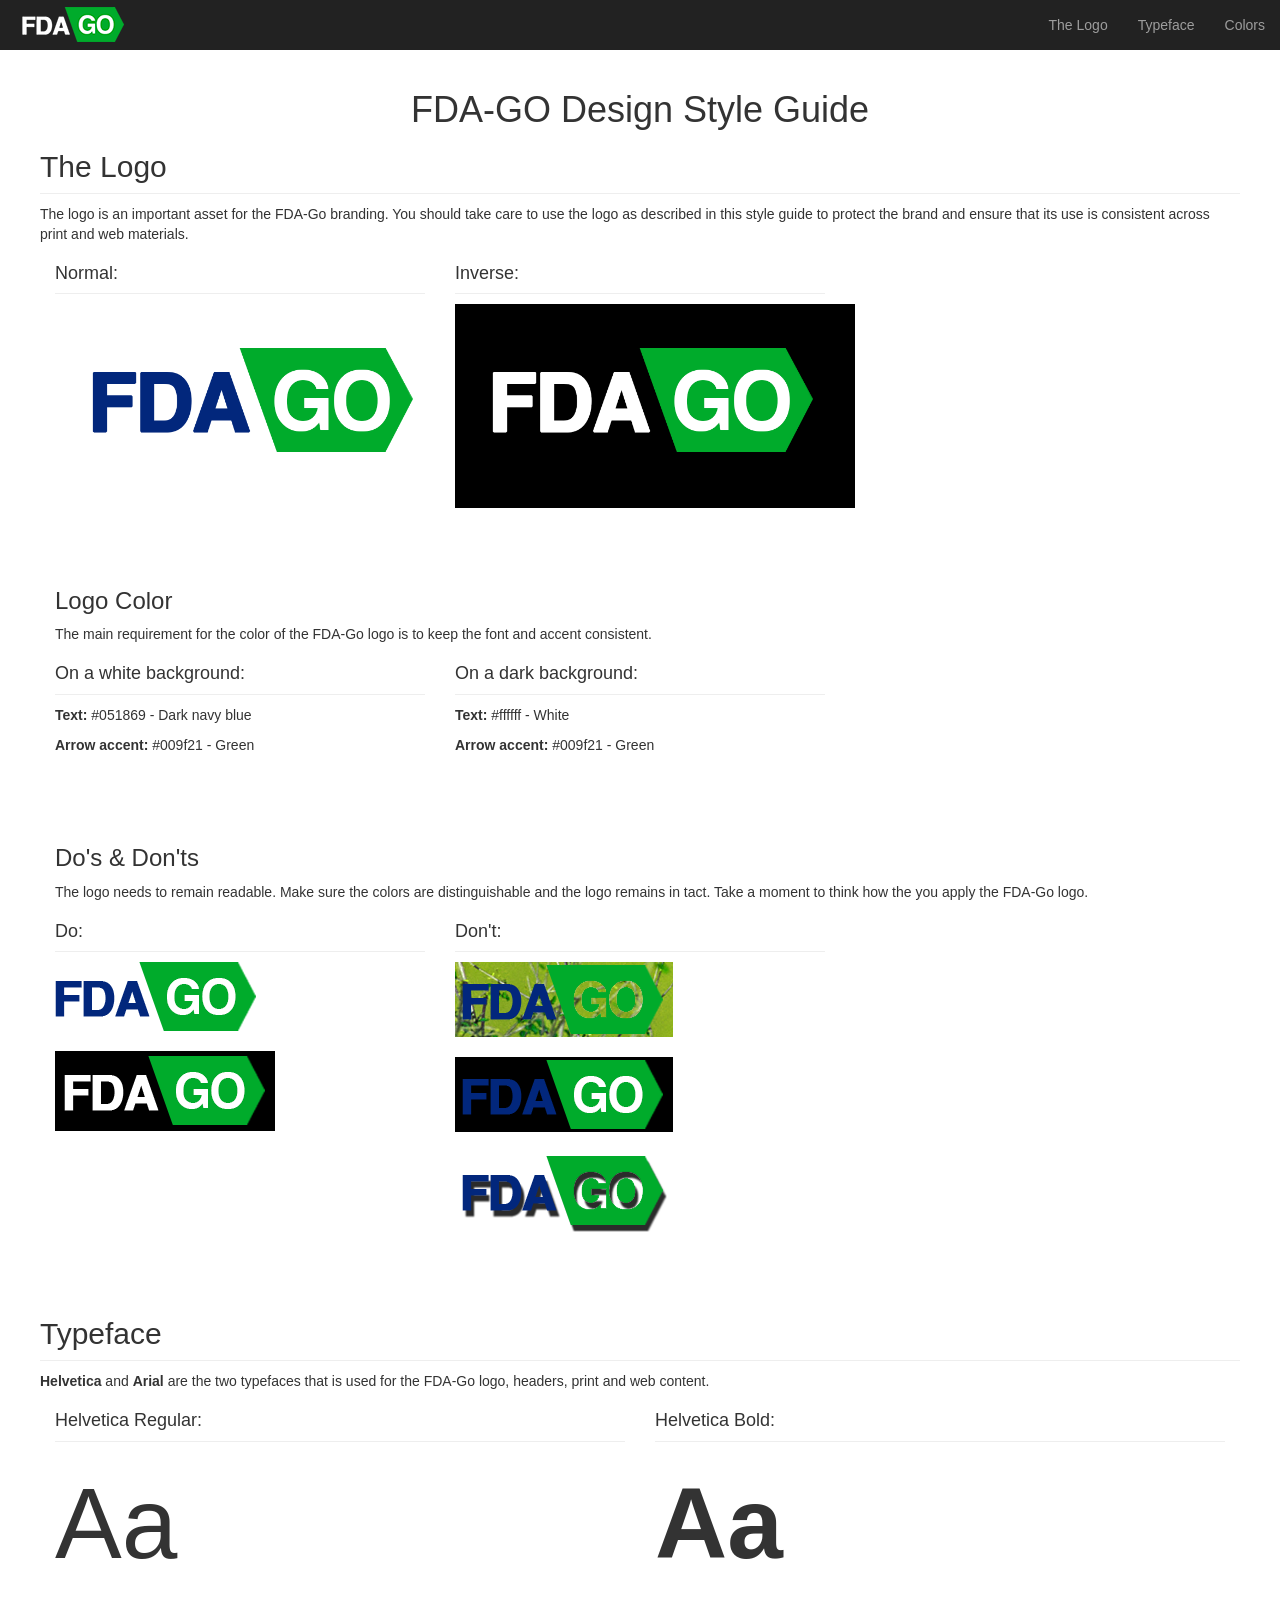
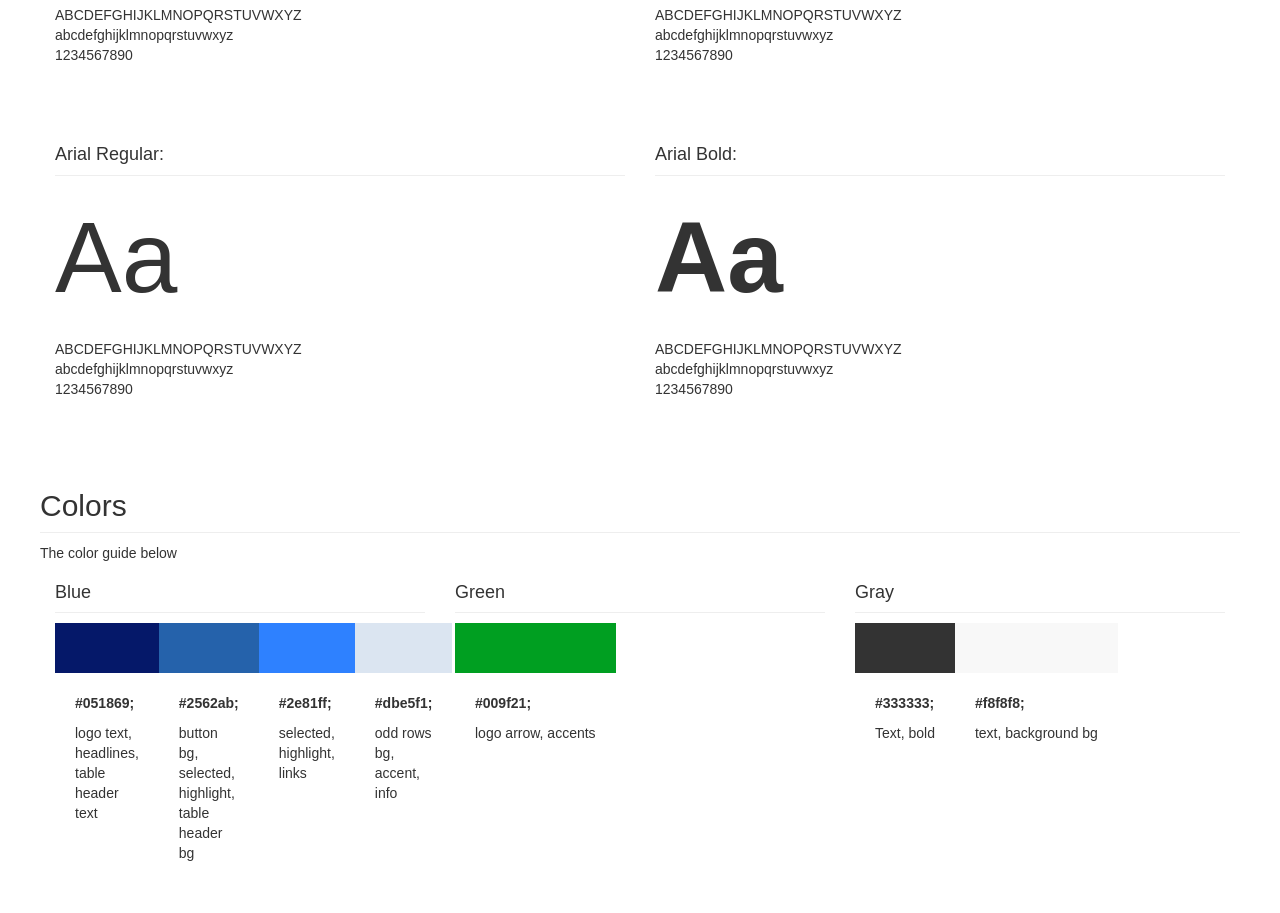
<file: style-guide/index.html>
<!DOCTYPE html>
<html lang="en">
  <head>
    <meta charset="utf-8">
    <meta http-equiv="X-UA-Compatible" content="IE=edge">
    <meta name="viewport" content="width=device-width, initial-scale=1">
    <!-- The above 3 meta tags *must* come first in the head; any other head content must come *after* these tags -->
    <meta name="description" content="">
    <meta name="author" content="">
    <link rel="icon" href="./images/favicon.ico">

    <title>FDA-GO Style Guide</title>

    <!-- Bootstrap core CSS -->
    <link href="./lib/bootstrap/css/bootstrap.min.css" rel="stylesheet">

    <!-- Custom styles for this template -->
    <link href="./styles/dashboard.css" rel="stylesheet">

    <!-- Just for debugging purposes. Don't actually copy these 2 lines! -->
    <!--[if lt IE 9]><script src="../../assets/js/ie8-responsive-file-warning.js"></script><![endif]-->
    <script src="./scripts/ie-emulation-modes-warning.js"></script>

    <!-- HTML5 shim and Respond.js for IE8 support of HTML5 elements and media queries -->
    <!--[if lt IE 9]>
      <script src="https://oss.maxcdn.com/html5shiv/3.7.2/html5shiv.min.js"></script>
      <script src="https://oss.maxcdn.com/respond/1.4.2/respond.min.js"></script>
    <![endif]-->
  </head>

  <body>

    <nav class="navbar navbar-inverse navbar-fixed-top">
      <div class="container-fluid">
        <div class="navbar-header">
          <button type="button" class="navbar-toggle collapsed" data-toggle="collapse" data-target="#navbar" aria-expanded="false" aria-controls="navbar">
            <span class="sr-only">Toggle navigation</span>
            <span class="icon-bar"></span>
            <span class="icon-bar"></span>
            <span class="icon-bar"></span>
          </button>
          <a class="navbar-brand" href="#">
            <img src="./images/fda-go-logo-s-white.png" alt="FDA Go" />
          </a>
        </div>
        <div id="navbar" class="navbar-collapse collapse">
          <ul class="nav navbar-nav navbar-right">
            <li><a href="#logo">The Logo</a></li>
            <li><a href="#settings">Typeface</a></li>
            <li><a href="#colors">Colors</a></li>
          </ul>
        </div>
      </div>
    </nav>

    <div class="container-fluid">
      <div class="row main">
        <h1 class="center">FDA-GO Design Style Guide</h1>
        <div id="logo" >
          <h2 class="sub-header">The Logo</h2>

          <p>The logo is an important asset for the FDA-Go branding. You should take care to use the logo as described in this style guide to protect the brand and ensure that its use is consistent across print and web materials.</p>

          <div class="container-fluid">
            <div class="row">
              <div class="col-xs-12 col-md-4">
                <h4 class="sub-header">Normal:</h4>
                <img src="./images/fda-go-logo-xl.png" width="400px"/>
              </div>
              <div class="col-xs-6 col-md-4">
              <h4 class="sub-header">Inverse:</h4>
                <img src="./images/fda-go-logo-xl-inverse.png" width="400px"/>
              </div>
            </div><br><br><br>
            <h3>Logo Color</h3>
            <p>The main requirement for the color of the FDA-Go logo is to keep the font and accent consistent.
             <div class="row">
              <div class="col-xs-12 col-md-4">
                <h4 class="sub-header success">On a white background:</h4>
                <p><strong>Text:</strong> #051869 - Dark navy blue</p>
                <p><strong>Arrow accent:</strong> #009f21 - Green</p>
              </div>
              <div class="col-xs-6 col-md-4">
                <h4 class="sub-header error">On a dark background:</h4>
                <p><strong>Text:</strong> #ffffff - White</p>
                <p><strong>Arrow accent:</strong> #009f21 - Green</p>
              </div>
            </div><br><br><br>

            <h3>Do's &amp; Don'ts</h3>
            <p>The logo needs to remain readable. Make sure the colors are distinguishable and the logo remains in tact. Take a moment to think how the you apply the FDA-Go logo. <p>
            <div class="row">
              <div class="col-xs-12 col-md-4">
                <h4 class="sub-header success">Do:</h4>
                <img src="./images/fda-go-logo-l.png"/><br><br>
                <img src="./images/fda-go-logo-l-inverse.png"/>
              </div>
              <div class="col-xs-6 col-md-4">
              <h4 class="sub-header error">Don't:</h4>
                <img src="./images/dont-fda-go-logo-l.png"/><br><br>
                <img src="./images/dont-fda-go-logo-l-inverse.png"/><br><br>
                <img src="./images/dont-fda-go-logo-l-2.png"/>
              </div>
            </div>
          </div></div><br><br><br>


          <div id="settings">
            <h2 class="sub-header">Typeface</h2>
            <p><strong>Helvetica</strong> and <strong>Arial</strong> are the two typefaces that is used for the FDA-Go logo, headers, print and web content.</p>

            <div class="container-fluid">
              <div class="row">
                <div class="col-xs-12 col-md-6">
                  <h4 class="sub-header">Helvetica Regular:</h4>
                  <div class="type-h-reg">
                    <p><span>Aa</span></p>
                    <p>ABCDEFGHIJKLMNOPQRSTUVWXYZ<br>
                      abcdefghijklmnopqrstuvwxyz<br>
                      1234567890</p>
                  </div>
                </div>
                <div class="col-xs-6 col-md-6">
                  <h4 class="sub-header">Helvetica Bold:</h4>
                  <div class="type-h-bold">
                    <p><span>Aa</span></p>
                    <p>ABCDEFGHIJKLMNOPQRSTUVWXYZ<br>
                      abcdefghijklmnopqrstuvwxyz<br>
                      1234567890</p>
                  </div>
                </div>
              </div>

              <br><br><br>
              <div class="row">
                <div class="col-xs-12 col-md-6">
                  <h4 class="sub-header">Arial Regular:</h4>
                  <div class="type-a-reg">
                    <p><span>Aa</span></p>
                    <p>ABCDEFGHIJKLMNOPQRSTUVWXYZ<br>
                      abcdefghijklmnopqrstuvwxyz<br>
                      1234567890</p>
                  </div>
                </div>
                <div class="col-xs-6 col-md-6">
                  <h4 class="sub-header">Arial Bold:</h4>
                  <div class="type-a-bold">
                    <p><span>Aa</span></p>
                    <p>ABCDEFGHIJKLMNOPQRSTUVWXYZ<br>
                      abcdefghijklmnopqrstuvwxyz<br>
                      1234567890</p>
                  </div>
                </div>
              </div>
            </div>
          </div><br><br><br>

          <div id="colors">
            <h2 class="sub-header">Colors</h2>
            <p>The color guide below </p>

            <div class="container-fluid">
              <div class="row">
                <div class="col-xs-12 col-md-4">
                  <h4 class="sub-header">Blue</h4>
                  <table>
                    <thead>
                      <th class="blue1"></th>
                      <th class="blue2"></th>
                      <th class="blue3"></th>
                      <th class="blue4"></th>
                    <thead>
                    <tbody>
                      <tr>
                        <td><p><strong>#051869;</strong></p><p>logo text, headlines, table header text</td>
                        <td><p><strong>#2562ab;</strong></p><p>button bg, selected, highlight, table header bg</p></td>
                        <td><p><strong>#2e81ff;</strong></p><p>selected, highlight, links</p></td>
                        <td><p><strong>#dbe5f1;</strong></p><p>odd rows bg, accent, info</p></td>
                      </tr>
                    </tbody>
                  </table>
                </div>
                <div class="col-xs-12 col-md-4">
                  <h4 class="sub-header">Green</h4>
                  <table>
                    <thead>
                      <th class="green1"></th>
                    <thead>
                    <tbody>
                      <tr>
                        <td><p><strong>#009f21;</strong></p>logo arrow, accents<p></p></td>
                      </tr>
                    </tbody>
                  </table>
                </div>
                <div class="col-xs-12 col-md-4">
                  <h4 class="sub-header">Gray</h4>
                  <table>
                    <thead>
                      <th class="gray1"></th>
                      <th class="gray2"></th>
                    <thead>
                    <tbody>
                      <tr>
                        <td><p><strong>#333333;</strong></p>Text, bold<p></p></td>
                        <td><p><strong>#f8f8f8;</strong></p>text, background bg<p></p></td>
                      </tr>
                    </tbody>
                  </table>
                </div>
              
              </div>
            </div>
          </div>
        </div>

        

      </div>
    </div>

    <!-- Bootstrap core JavaScript
    ================================================== -->
    <!-- Placed at the end of the document so the pages load faster -->
    <script src="./lib/jquery/jquery.min.js"></script>
    <script src="./lib/bootstrap/js/bootstrap.min.js"></script>
    <!-- IE10 viewport hack for Surface/desktop Windows 8 bug -->
    <script src="./scripts/ie10-viewport-bug-workaround.js"></script>
  </body>
</html>
</file>
<file: style-guide/styles/dashboard.css>
/*
 * Base structure
 */

/* Move down content because we have a fixed navbar that is 50px tall */
body {
  padding-top: 50px;
}


/*
 * Global add-ons
 */

.sub-header {
  padding-bottom: 10px;
  border-bottom: 1px solid #eee;
}
.center {
  text-align: center;
}
.blue1 {
  background-color: #051869;
}
.blue2 {
  background-color: #2562ab;
}
.blue3 {
  background-color: #2e81ff;
}
.blue4 {
  background-color: #dbe5f1;
}
.gray1 {
  background-color: #333333;
}
.gray2 {
  background-color: #f8f8f8;
}
.green1{
  background-color: #009f21;
}


/*
 * Top navigation
 * Hide default border to remove 1px line.
 */
.navbar-fixed-top {
  border: 0;
}
.navbar-brand {
  padding: 7px;
  margin-left: 0 !important;
}

/*
 * Sidebar
 */

/* Hide for mobile, show later */
.sidebar {
  display: none;
}
@media (min-width: 768px) {
  .sidebar {
    position: fixed;
    top: 51px;
    bottom: 0;
    left: 0;
    z-index: 1000;
    display: block;
    padding: 20px;
    overflow-x: hidden;
    overflow-y: auto; /* Scrollable contents if viewport is shorter than content. */
    background-color: #f5f5f5;
    border-right: 1px solid #eee;
  }
}

/* Sidebar navigation */
.nav-sidebar {
  margin-right: -21px; /* 20px padding + 1px border */
  margin-bottom: 20px;
  margin-left: -20px;
}
.nav-sidebar > li > a {
  padding-right: 20px;
  padding-left: 20px;
}
.nav-sidebar > .active > a,
.nav-sidebar > .active > a:hover,
.nav-sidebar > .active > a:focus {
  color: #fff;
  background-color: #428bca;
}


/*
 * Main content
 */

.main {
  padding: 20px;
}
@media (min-width: 768px) {
  .main {
    padding-right: 40px;
    padding-left: 40px;
  }
}
.main .page-header {
  margin-top: 0;
}

.type-h-reg span,
.type-h-bold span,
.type-a-reg span,
.type-a-bold span{
  font-size: 100px;
}
.type-h-bold span,
.type-a-bold span{
  font-weight: bold;
}
.type-a-reg span, .type-a-bold span {
  font-family: "Arial";
}

#colors th {
  height: 50px;
}
#colors td{
  padding: 20px;
  vertical-align: top;
}


/*
 * Placeholder dashboard ideas
 */

.placeholders {
  margin-bottom: 30px;
  text-align: center;
}
.placeholders h4 {
  margin-bottom: 0;
}
.placeholder {
  margin-bottom: 20px;
}
.placeholder img {
  display: inline-block;
  border-radius: 50%;
}
</file>
